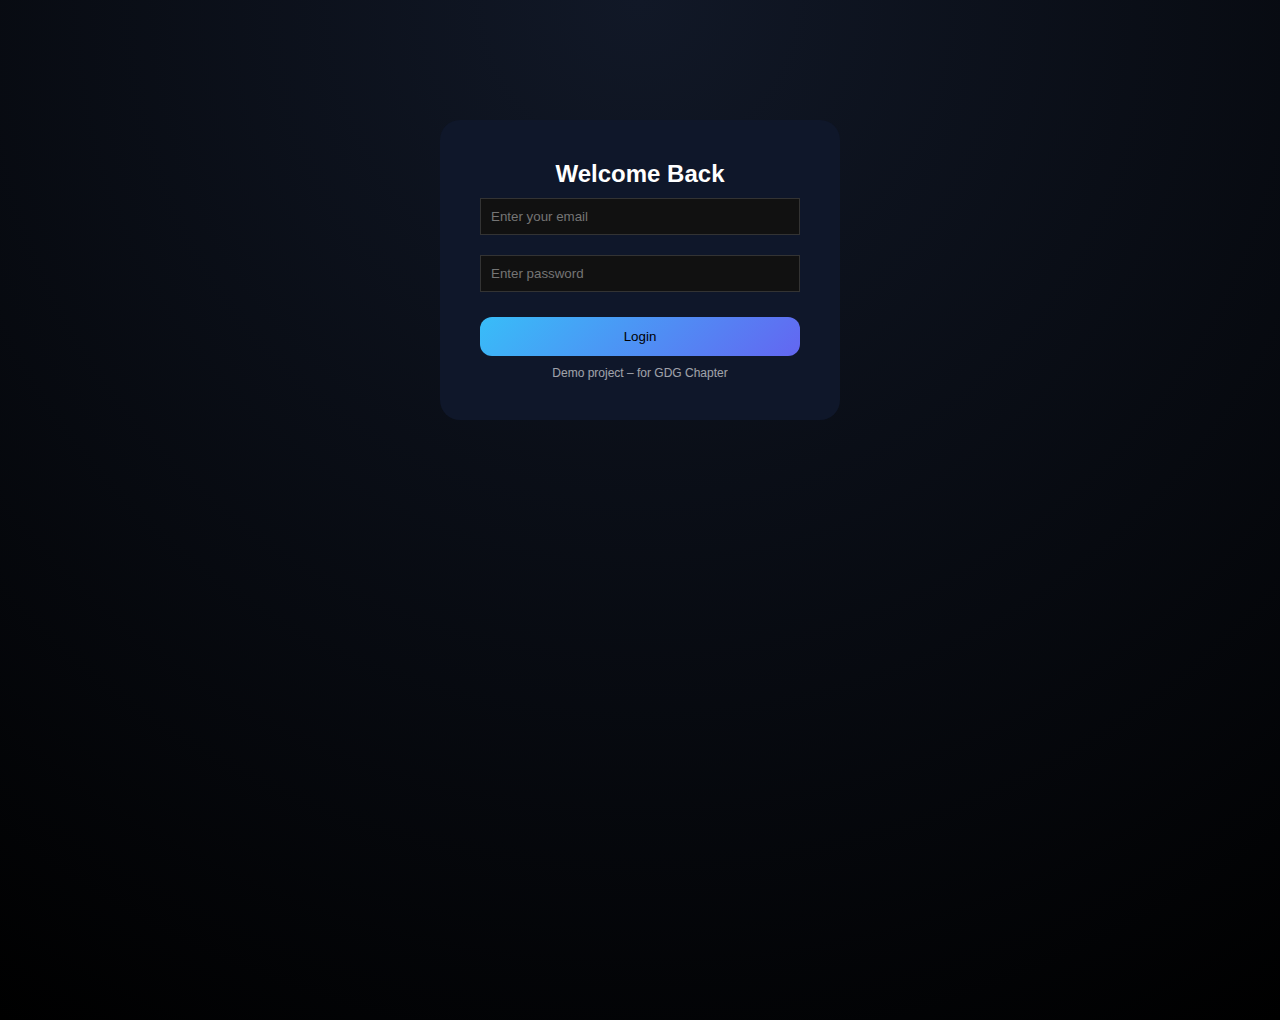
<file: index.html>
<!DOCTYPE html>
<html>
<head>
  <title>Login</title>
  <link rel="stylesheet" href="style.css">
</head>
<body class="dark-bg">

<div class="auth-card">
  <h2>Welcome Back</h2>

  <input id="email" type="text" placeholder="Enter your email">
  <input id="password" type="password" placeholder="Enter password">

  <button onclick="validateLogin()">Login</button>

  <p id="error" style="color:#ff6b6b; margin-top:10px;"></p>
  <p style="font-size:12px; opacity:0.6;">Demo project – for GDG Chapter</p>
</div>

<script src="script.js"></script>
</body>
</html>
</file>
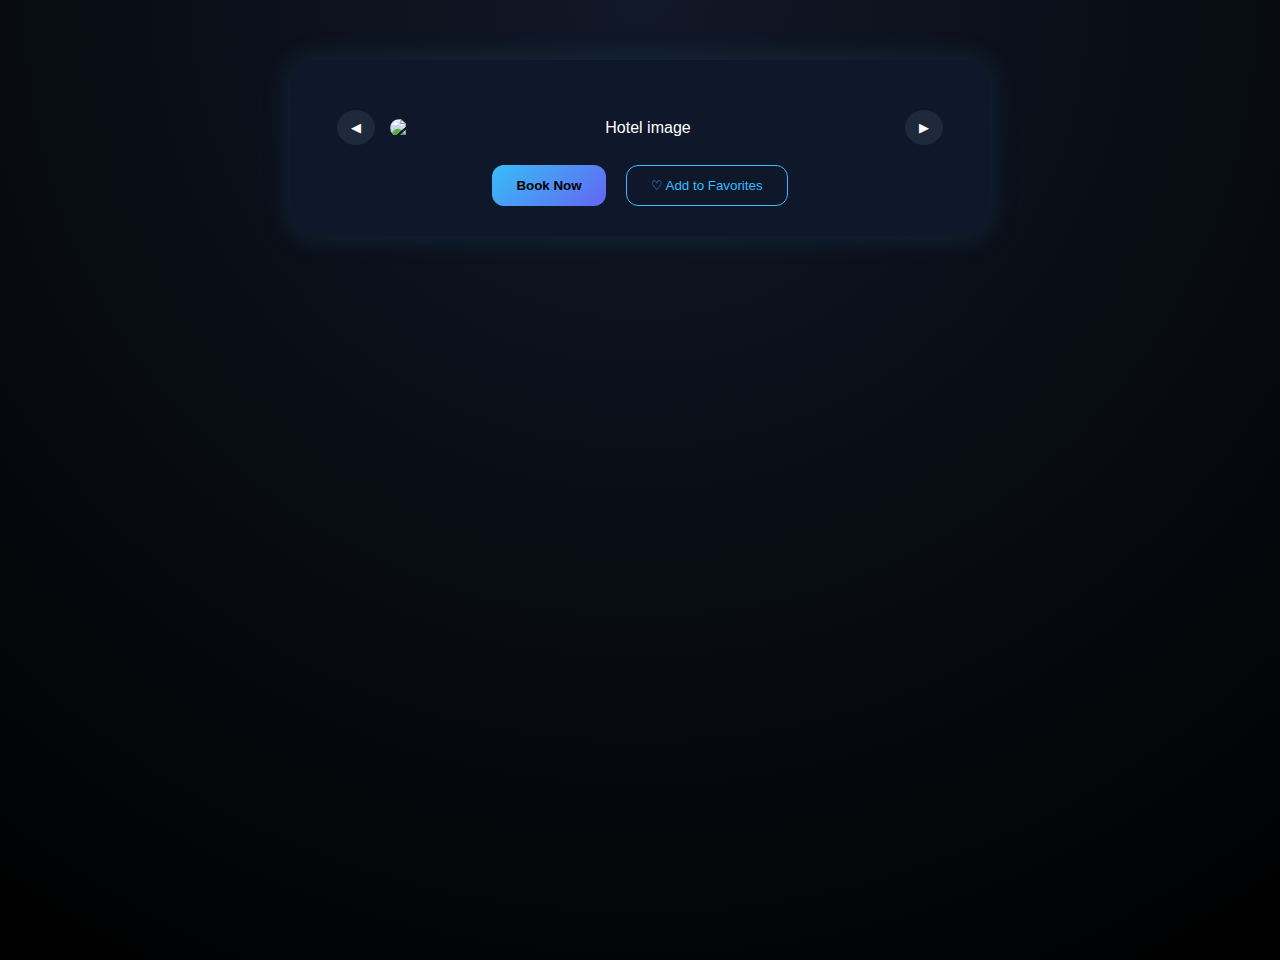
<file: details.html>
<!DOCTYPE html>
<html>
<head>
  <title>Hotel Details</title>
  <link rel="stylesheet" href="style.css">
</head>
<body class="dark-bg" onload="loadDetails()">

<div class="details-card">

  <h2 id="hotelName"></h2>
  <p id="hotelInfo" style="opacity: 0.8;"></p>

  <div class="image-section">
    <button class="nav-btn" onclick="prevImage()">◀</button>

    <img id="carousel" alt="Hotel image">

    <button class="nav-btn" onclick="nextImage()">▶</button>
  </div>

  <div class="details-actions">
    <button class="primary-btn" onclick="bookNow()">Book Now</button>
    <button class="secondary-btn" onclick="toggleFav()">♡ Add to Favorites</button>
  </div>

</div>

<script src="script.js"></script>
</body>
</html>
</file>
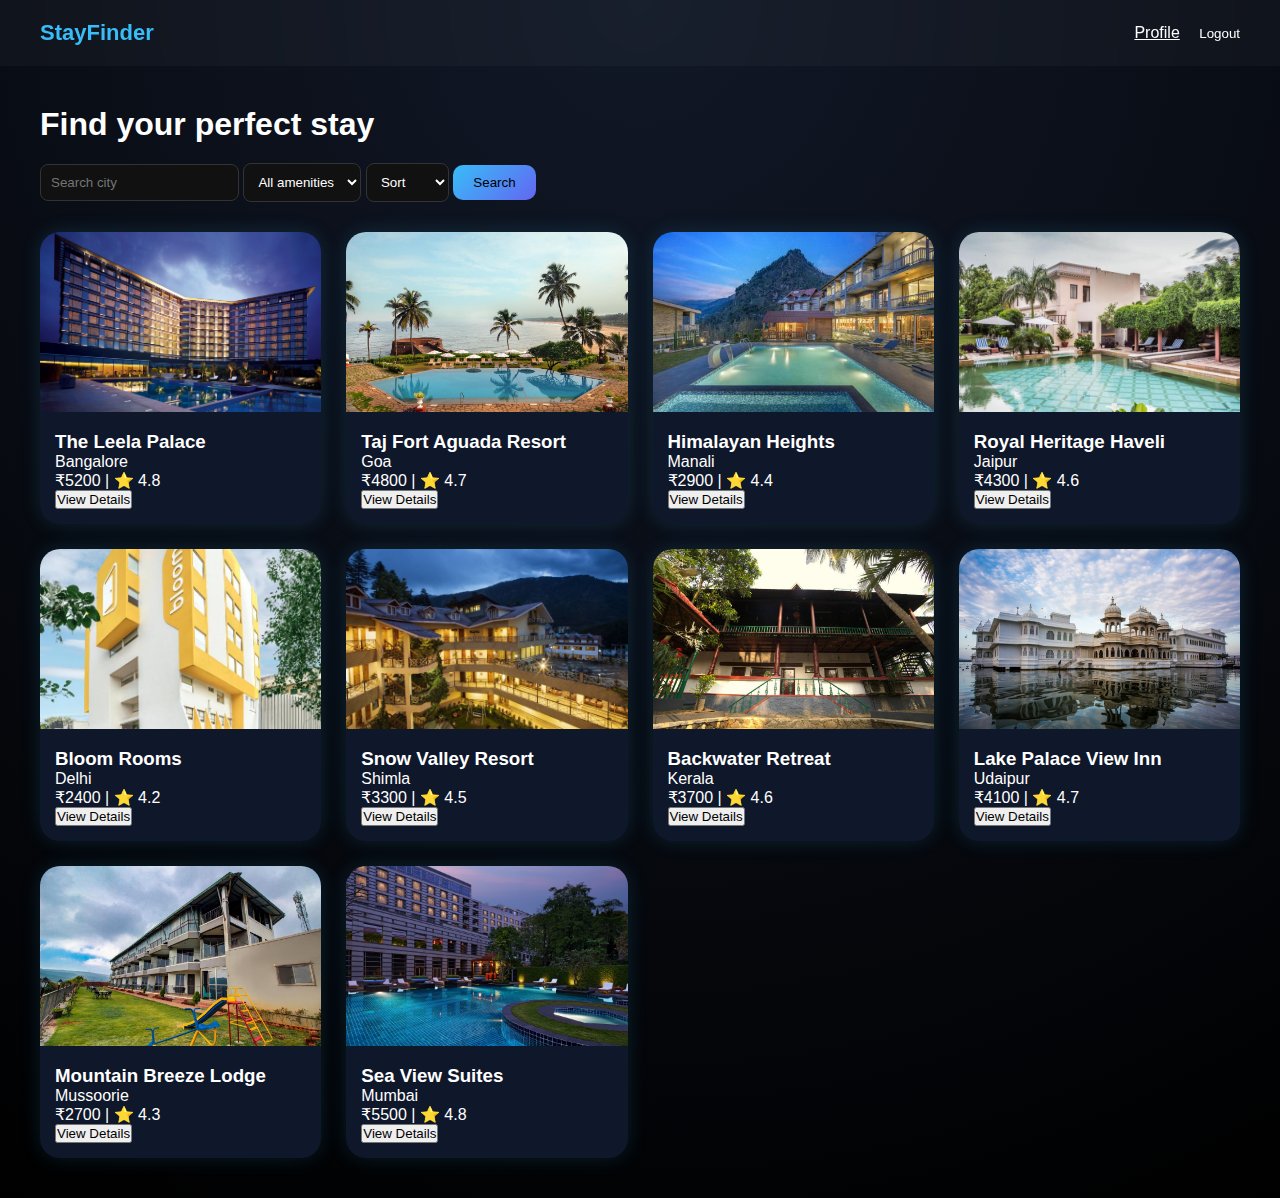
<file: home.html>
<!DOCTYPE html>
<html>
<head>
  <title>Explore Hotels</title>
  <link rel="stylesheet" href="style.css">
</head>
<body class="dark-bg" onload="checkLogin()">

<div class="nav">
  <b>StayFinder</b>
  <div>
    <a href="profile.html">Profile</a>
    <button onclick="logout()">Logout</button>
  </div>
</div>

<div class="container">
  <h1 class="title">Find your perfect stay</h1>

  <div class="filters">
    <input id="searchCity" placeholder="Search city">
    
    <select id="amenityFilter">
      <option value="">All amenities</option>
      <option value="wifi">WiFi</option>
      <option value="pool">Pool</option>
      <option value="parking">Parking</option>
    </select>

    <select id="sortSelect">
      <option value="">Sort</option>
      <option value="low">Price ↑</option>
      <option value="high">Price ↓</option>
      <option value="rating">Rating</option>
    </select>

    <button onclick="applyAllFilters()">Search</button>
  </div>

  <div id="hotelList"></div>
</div>

<script src="script.js"></script>
</body>
</html>
</file>
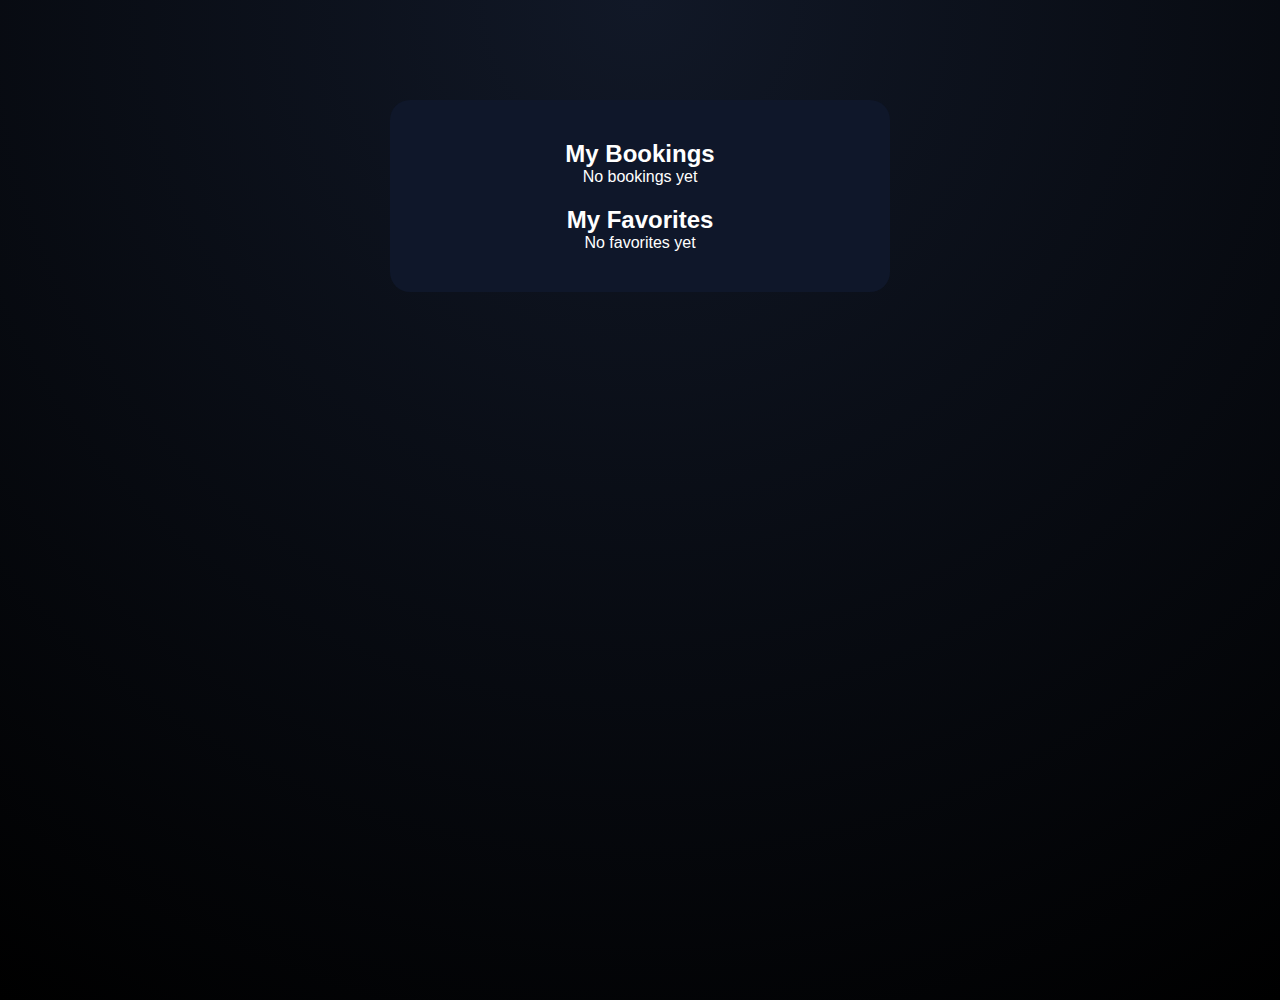
<file: profile.html>
<!DOCTYPE html>
<html>
<head>
  <title>Profile</title>
  <link rel="stylesheet" href="style.css">
</head>
<body class="dark-bg" onload="loadProfile()">

<div class="profile-card">
  <h2>My Bookings</h2>
  <div id="bookings"></div>

  <h2 style="margin-top:20px;">My Favorites</h2>
  <div id="favorites"></div>
</div>

<script src="script.js"></script>
</body>
</html>
</file>
<file: style.css>
* {
  margin: 0;
  padding: 0;
  box-sizing: border-box;
  font-family: "Poppins", Arial, sans-serif;
}

.dark-bg {
  background: radial-gradient(circle at top, #111827, #000);
  color: white;
  min-height: 100vh;
}

/* NAVBAR */
.nav {
  padding: 20px 40px;
  display: flex;
  justify-content: space-between;
  align-items: center;
  background: rgba(255,255,255,0.03);
  backdrop-filter: blur(10px);
}

.nav b {
  font-size: 22px;
  color: #38bdf8;
}

.nav a, .nav button {
  color: white;
  background: none;
  border: none;
  margin-left: 15px;
  cursor: pointer;
}

/* LAYOUT */
.container {
  padding: 40px;
}

.title {
  margin-bottom: 20px;
  font-size: 32px;
}

/* FILTERS */
.filters input,
.filters select {
  background: #111;
  color: white;
  border: 1px solid #333;
  padding: 10px;
  border-radius: 8px;
}

.filters button {
  background: linear-gradient(135deg, #38bdf8, #6366f1);
  padding: 10px 20px;
  border-radius: 10px;
  border: none;
  cursor: pointer;
  color: black;
}

/* HOTEL CARDS */
#hotelList {
  display: grid;
  grid-template-columns: repeat(auto-fill, minmax(260px, 1fr));
  gap: 25px;
  margin-top: 30px;
}

.hotel-card {
  background: #0f172a;
  border-radius: 20px;
  overflow: hidden;
  box-shadow: 0 0 20px rgba(56,189,248,0.15);
  transition: 0.3s;
}

.hotel-card:hover {
  transform: translateY(-6px);
}

.hotel-image {
  width: 100%;
  height: 180px;
  object-fit: cover;
}

.hotel-content {
  padding: 15px;
}

/* DETAILS */
.details-card {
  max-width: 600px;
  margin: 60px auto;
  background: #0f172a;
  padding: 30px;
  border-radius: 20px;
  text-align: center;
}

.details-card img {
  width: 100%;
  border-radius: 15px;
}

/* LOGIN */
.auth-card {
  max-width: 400px;
  margin: 120px auto;
  background: #0f172a;
  padding: 40px;
  border-radius: 20px;
  text-align: center;
}

.auth-card input {
  width: 100%;
  margin: 10px 0;
  padding: 10px;
  background: #111;
  border: 1px solid #333;
  color: white;
}

.auth-card button {
  margin-top: 15px;
  padding: 12px;
  width: 100%;
  background: linear-gradient(135deg, #38bdf8, #6366f1);
  border: none;
  border-radius: 12px;
  cursor: pointer;
}

/* PROFILE */
.profile-card {
  max-width: 500px;
  margin: 100px auto;
  background: #0f172a;
  padding: 40px;
  border-radius: 20px;
  text-align: center;
}

/* -------- DETAILS PAGE UPGRADE -------- */

.details-card {
  max-width: 700px;
  margin: 60px auto;
  background: #0f172a;
  padding: 30px;
  border-radius: 20px;
  text-align: center;
  box-shadow: 0 0 30px rgba(56, 189, 248, 0.15);
}

.image-section {
  display: flex;
  align-items: center;
  justify-content: center;
  gap: 15px;
  margin: 20px 0;
}

#carousel {
  width: 100%;
  max-width: 500px;
  border-radius: 15px;
}

.nav-btn {
  background: #1e293b;
  border: none;
  color: white;
  padding: 10px 14px;
  border-radius: 50%;
  cursor: pointer;
}

.nav-btn:hover {
  background: #334155;
}

.details-actions {
  margin-top: 20px;
  display: flex;
  justify-content: center;
  gap: 20px;
}

.primary-btn {
  background: linear-gradient(135deg, #38bdf8, #6366f1);
  padding: 12px 24px;
  border-radius: 12px;
  border: none;
  cursor: pointer;
  font-weight: bold;
}

.secondary-btn {
  background: transparent;
  border: 1px solid #38bdf8;
  color: #38bdf8;
  padding: 12px 24px;
  border-radius: 12px;
  cursor: pointer;
}

.secondary-btn:hover {
  background: #38bdf8;
  color: black;
}
</file>
